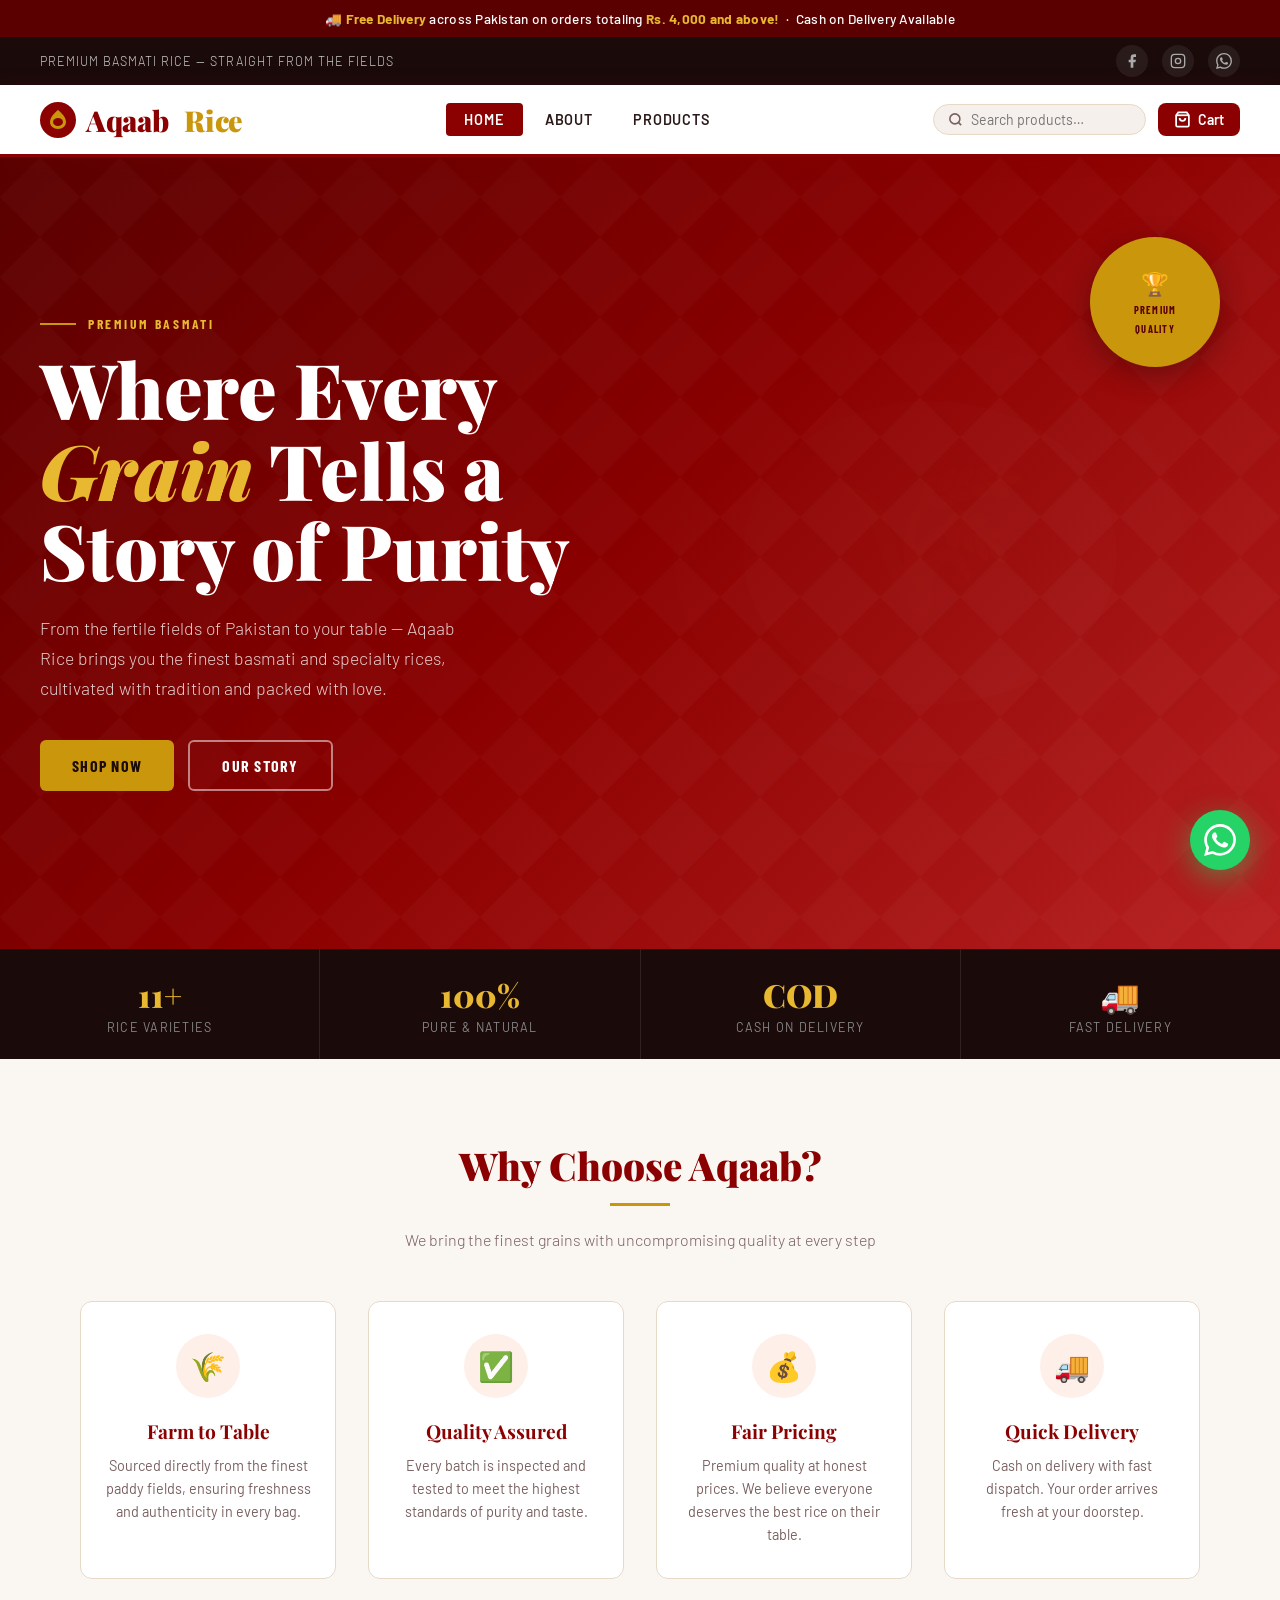
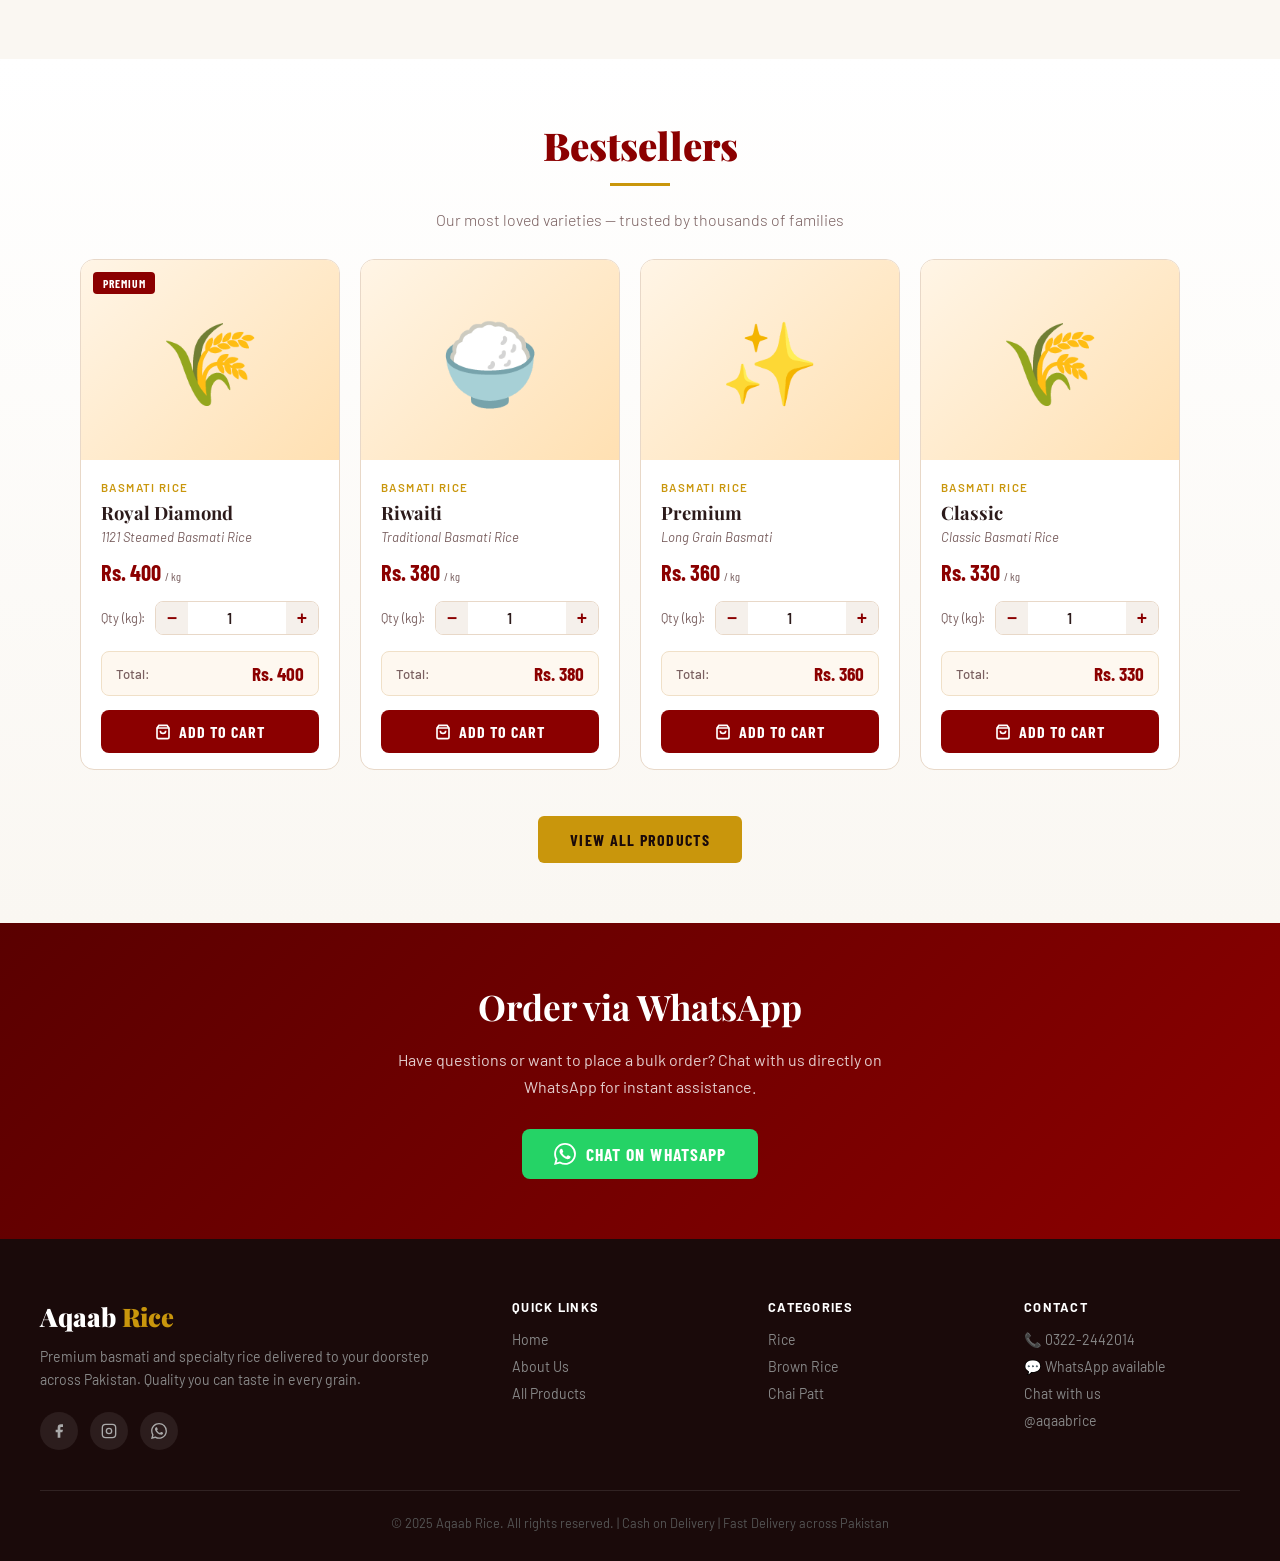
<file: aqaab-rice-website.html>
<!DOCTYPE html>
<html lang="en">
<head>
<meta charset="UTF-8"/>
<meta name="viewport" content="width=device-width, initial-scale=1.0"/>
<title>Aqaab Rice – Premium Basmati Rice</title>
<link rel="preconnect" href="https://fonts.googleapis.com"/>
<link href="https://fonts.googleapis.com/css2?family=Playfair+Display:ital,wght@0,400;0,700;0,900;1,400&family=Barlow:wght@300;400;500;600&family=Barlow+Condensed:wght@600;700&display=swap" rel="stylesheet"/>
<style>
  :root {
    --crimson: #8B0000;
    --crimson-deep: #5a0000;
    --crimson-mid: #a81010;
    --gold: #c9960c;
    --gold-light: #e8b830;
    --cream: #faf7f2;
    --warm-white: #fff9f0;
    --dark: #1a0a0a;
    --text: #2c1a1a;
    --muted: #7a6060;
    --border: #e8d8c8;
  }
  *, *::before, *::after { box-sizing: border-box; margin: 0; padding: 0; }
  html { scroll-behavior: smooth; }
  body { font-family: 'Barlow', sans-serif; background: var(--cream); color: var(--text); overflow-x: hidden; }

  /* ─── ANNOUNCEMENT BAR ─────────────────────────────────── */
  .announce-bar {
    background: var(--crimson-deep);
    color: #fff;
    text-align: center;
    padding: 10px 20px;
    font-size: 0.85rem;
    font-weight: 500;
    letter-spacing: 0.02em;
  }
  .announce-bar strong { color: var(--gold-light); }

  /* ─── TOP SOCIAL BAR ───────────────────────────────────── */
  .social-bar {
    background: var(--dark);
    display: flex;
    align-items: center;
    justify-content: space-between;
    padding: 8px 40px;
    gap: 12px;
  }
  .social-bar .tagline { color: #ccc; font-size: 0.78rem; font-weight: 300; letter-spacing: 0.08em; text-transform: uppercase; }
  .social-icons { display: flex; gap: 14px; align-items: center; }
  .social-icons a {
    color: #aaa;
    text-decoration: none;
    font-size: 1.1rem;
    transition: color .25s, transform .25s;
    display: flex; align-items: center; justify-content: center;
    width: 32px; height: 32px; border-radius: 50%; background: rgba(255,255,255,.07);
  }
  .social-icons a:hover { color: var(--gold-light); transform: scale(1.15); background: rgba(255,255,255,.14); }

  /* ─── NAVBAR ──────────────────────────────────────────── */
  nav {
    position: sticky; top: 0; z-index: 999;
    background: #fff;
    border-bottom: 3px solid var(--crimson);
    display: flex; align-items: center; justify-content: space-between;
    padding: 0 40px;
    height: 72px;
    box-shadow: 0 2px 20px rgba(139,0,0,.15);
  }
  .nav-logo {
    font-family: 'Playfair Display', serif;
    font-size: 1.8rem; font-weight: 900;
    color: var(--crimson);
    text-decoration: none;
    letter-spacing: -0.01em;
    display: flex; align-items: center; gap: 10px;
  }
  .nav-logo span { color: var(--gold); }
  .nav-logo-icon { width: 36px; height: 36px; }

  .nav-center { display: flex; gap: 4px; align-items: center; }
  .nav-center a {
    padding: 8px 18px;
    font-size: 0.9rem; font-weight: 600; letter-spacing: 0.06em; text-transform: uppercase;
    color: var(--text); text-decoration: none;
    border-radius: 4px;
    transition: background .2s, color .2s;
    cursor: pointer;
  }
  .nav-center a:hover, .nav-center a.active { background: var(--crimson); color: #fff; }

  .nav-right { display: flex; align-items: center; gap: 12px; }
  .search-wrap {
    display: flex; align-items: center;
    background: #f5f0eb; border-radius: 24px;
    border: 1.5px solid var(--border);
    padding: 6px 14px; gap: 8px;
    transition: border-color .2s, box-shadow .2s;
  }
  .search-wrap:focus-within { border-color: var(--crimson); box-shadow: 0 0 0 3px rgba(139,0,0,.1); }
  .search-wrap input {
    border: none; background: transparent; outline: none;
    font-family: 'Barlow', sans-serif; font-size: 0.88rem; color: var(--text);
    width: 160px;
  }
  .search-wrap svg { color: var(--muted); flex-shrink: 0; }

  .cart-btn {
    position: relative; cursor: pointer;
    background: var(--crimson); color: #fff;
    border: none; border-radius: 8px;
    padding: 8px 16px; display: flex; align-items: center; gap: 7px;
    font-family: 'Barlow', sans-serif; font-size: 0.88rem; font-weight: 600;
    transition: background .2s, transform .15s;
  }
  .cart-btn:hover { background: var(--crimson-deep); transform: translateY(-1px); }
  .cart-count {
    position: absolute; top: -6px; right: -6px;
    background: var(--gold); color: #fff; border-radius: 50%;
    width: 18px; height: 18px; font-size: 0.7rem; font-weight: 700;
    display: flex; align-items: center; justify-content: center;
    display: none;
  }
  .cart-count.show { display: flex; }

  /* ─── PAGES ────────────────────────────────────────────── */
  .page { display: none; animation: fadeIn .4s ease; }
  .page.active { display: block; }
  @keyframes fadeIn { from { opacity: 0; transform: translateY(14px); } to { opacity: 1; transform: translateY(0); } }

  /* ─── HOME PAGE ─────────────────────────────────────────── */
  .hero {
    background: linear-gradient(135deg, var(--crimson-deep) 0%, var(--crimson) 50%, #b82020 100%);
    position: relative; overflow: hidden;
    min-height: 88vh; display: flex; align-items: center;
    padding: 60px 40px;
  }
  .hero::before {
    content: '';
    position: absolute; inset: 0;
    background: url("data:image/svg+xml,%3Csvg width='80' height='80' viewBox='0 0 80 80' xmlns='http://www.w3.org/2000/svg'%3E%3Cpath d='M40 0L80 40L40 80L0 40Z' fill='rgba(255,255,255,0.025)'/%3E%3C/svg%3E") repeat;
    background-size: 80px 80px;
  }
  .hero-content { position: relative; z-index: 2; max-width: 560px; }
  .hero-eyebrow {
    font-family: 'Barlow Condensed', sans-serif;
    font-size: 0.85rem; font-weight: 700; letter-spacing: 0.2em; text-transform: uppercase;
    color: var(--gold-light); margin-bottom: 16px;
    display: flex; align-items: center; gap: 12px;
  }
  .hero-eyebrow::before { content: ''; width: 36px; height: 2px; background: var(--gold); }
  .hero h1 {
    font-family: 'Playfair Display', serif;
    font-size: clamp(3rem, 6vw, 5rem); font-weight: 900; line-height: 1.05;
    color: #fff; margin-bottom: 24px;
  }
  .hero h1 em { color: var(--gold-light); font-style: italic; }
  .hero p { color: rgba(255,255,255,.8); font-size: 1.1rem; font-weight: 300; line-height: 1.7; margin-bottom: 36px; max-width: 440px; }
  .hero-ctas { display: flex; gap: 14px; flex-wrap: wrap; }
  .btn-primary {
    background: var(--gold); color: var(--dark);
    padding: 14px 32px; border-radius: 6px; border: none;
    font-family: 'Barlow Condensed', sans-serif; font-size: 1rem; font-weight: 700;
    letter-spacing: 0.08em; text-transform: uppercase;
    cursor: pointer; transition: background .2s, transform .15s;
  }
  .btn-primary:hover { background: var(--gold-light); transform: translateY(-2px); }
  .btn-outline {
    background: transparent; color: #fff;
    padding: 14px 32px; border-radius: 6px; border: 2px solid rgba(255,255,255,.5);
    font-family: 'Barlow Condensed', sans-serif; font-size: 1rem; font-weight: 700;
    letter-spacing: 0.08em; text-transform: uppercase;
    cursor: pointer; transition: border-color .2s, background .2s;
  }
  .btn-outline:hover { border-color: #fff; background: rgba(255,255,255,.1); }

  .hero-visual {
    position: absolute; right: 0; top: 50%; transform: translateY(-50%);
    width: 55%; max-width: 700px; opacity: 0.18;
    pointer-events: none;
  }
  .hero-badge {
    position: absolute; right: 60px; top: 80px; z-index: 3;
    background: var(--gold); border-radius: 50%;
    width: 130px; height: 130px; display: flex; flex-direction: column;
    align-items: center; justify-content: center; text-align: center;
    padding: 12px; box-shadow: 0 8px 30px rgba(0,0,0,.3);
    animation: spin-slow 20s linear infinite;
  }
  @keyframes spin-slow { from { transform: rotate(0deg); } to { transform: rotate(360deg); } }
  .hero-badge-inner { animation: spin-slow 20s linear infinite reverse; text-align: center; }
  .hero-badge .big { font-family: 'Playfair Display', serif; font-size: 1.4rem; font-weight: 900; color: var(--crimson-deep); display: block; }
  .hero-badge .small { font-family: 'Barlow Condensed', sans-serif; font-size: 0.65rem; font-weight: 700; letter-spacing: 0.12em; text-transform: uppercase; color: var(--crimson-deep); }

  /* Stats strip */
  .stats-strip {
    background: var(--dark); display: flex;
    justify-content: center; align-items: center; gap: 0;
    flex-wrap: wrap;
  }
  .stat-item {
    text-align: center; padding: 24px 48px;
    border-right: 1px solid rgba(255,255,255,.1);
    flex: 1; min-width: 150px;
  }
  .stat-item:last-child { border-right: none; }
  .stat-num { font-family: 'Playfair Display', serif; font-size: 2rem; font-weight: 900; color: var(--gold-light); display: block; }
  .stat-label { font-size: 0.78rem; color: #888; text-transform: uppercase; letter-spacing: 0.1em; margin-top: 4px; }

  /* Why section */
  .section { padding: 80px 40px; max-width: 1200px; margin: 0 auto; }
  .section-title {
    font-family: 'Playfair Display', serif;
    font-size: 2.4rem; font-weight: 900; color: var(--crimson);
    margin-bottom: 8px; text-align: center;
  }
  .section-sub { text-align: center; color: var(--muted); font-size: 1rem; margin-bottom: 52px; font-weight: 300; }
  .divider { width: 60px; height: 3px; background: var(--gold); margin: 12px auto 24px; }

  .features-grid {
    display: grid; grid-template-columns: repeat(auto-fit, minmax(240px, 1fr)); gap: 32px;
  }
  .feature-card {
    background: #fff; border-radius: 12px; padding: 32px 24px;
    border: 1px solid var(--border);
    text-align: center; transition: transform .25s, box-shadow .25s;
  }
  .feature-card:hover { transform: translateY(-6px); box-shadow: 0 16px 40px rgba(139,0,0,.1); }
  .feature-icon {
    width: 64px; height: 64px; background: #fef0e8; border-radius: 50%;
    display: flex; align-items: center; justify-content: center;
    font-size: 1.8rem; margin: 0 auto 20px;
  }
  .feature-card h3 { font-family: 'Playfair Display', serif; font-size: 1.2rem; color: var(--crimson); margin-bottom: 10px; }
  .feature-card p { color: var(--muted); font-size: 0.9rem; line-height: 1.6; }

  /* Featured products strip */
  .feat-prod-strip { background: linear-gradient(180deg, #fff 0%, var(--cream) 100%); padding: 60px 0; }
  .feat-prod-strip .inner { max-width: 1200px; margin: 0 auto; padding: 0 40px; }

  .products-scroll {
    display: flex; gap: 20px; overflow-x: auto;
    padding-bottom: 16px; scrollbar-width: thin;
    scrollbar-color: var(--crimson) var(--border);
  }
  .products-scroll::-webkit-scrollbar { height: 6px; }
  .products-scroll::-webkit-scrollbar-track { background: var(--border); border-radius: 3px; }
  .products-scroll::-webkit-scrollbar-thumb { background: var(--crimson); border-radius: 3px; }

  /* ─── ABOUT PAGE ─────────────────────────────────────────── */
  .about-hero {
    background: linear-gradient(135deg, var(--crimson-deep) 0%, var(--crimson) 100%);
    padding: 100px 40px 80px;
    text-align: center; position: relative; overflow: hidden;
  }
  .about-hero::before { content: ''; position: absolute; inset: 0; background: radial-gradient(ellipse at 50% 50%, rgba(255,255,255,.05) 0%, transparent 70%); }
  .about-hero h1 { font-family: 'Playfair Display', serif; font-size: 3.5rem; font-weight: 900; color: #fff; margin-bottom: 20px; position: relative; }
  .about-hero p { color: rgba(255,255,255,.8); font-size: 1.15rem; font-weight: 300; max-width: 600px; margin: 0 auto; line-height: 1.8; position: relative; }

  .about-grid { display: grid; grid-template-columns: 1fr 1fr; gap: 60px; align-items: center; }
  .about-img-wrap {
    background: linear-gradient(135deg, var(--crimson) 0%, var(--crimson-mid) 100%);
    border-radius: 20px; aspect-ratio: 4/3;
    display: flex; align-items: center; justify-content: center;
    position: relative; overflow: hidden;
  }
  .about-img-wrap::after {
    content: '🌾';
    font-size: 8rem; opacity: .3;
    position: absolute; bottom: -10px; right: -10px;
  }
  .about-img-inner { text-align: center; color: #fff; padding: 30px; position: relative; z-index: 1; }
  .about-img-inner .big-year { font-family: 'Playfair Display', serif; font-size: 5rem; font-weight: 900; color: var(--gold-light); display: block; }
  .about-img-inner span { font-size: 1rem; letter-spacing: 0.15em; text-transform: uppercase; opacity: .8; }

  .about-text h2 { font-family: 'Playfair Display', serif; font-size: 2.2rem; color: var(--crimson); margin-bottom: 20px; }
  .about-text p { color: var(--muted); line-height: 1.8; margin-bottom: 16px; font-size: 1rem; }
  .about-text ul { list-style: none; margin-top: 20px; }
  .about-text ul li {
    padding: 10px 0; border-bottom: 1px solid var(--border);
    display: flex; align-items: center; gap: 12px;
    color: var(--text); font-weight: 500;
  }
  .about-text ul li::before { content: '●'; color: var(--gold); font-size: 0.6rem; }

  /* ─── PRODUCTS PAGE ────────────────────────────────────── */
  .products-hero {
    background: var(--crimson-deep); padding: 60px 40px 40px;
    text-align: center;
  }
  .products-hero h1 { font-family: 'Playfair Display', serif; font-size: 3rem; font-weight: 900; color: #fff; margin-bottom: 12px; }
  .products-hero p { color: rgba(255,255,255,.7); font-size: 1rem; }

  .cat-tabs {
    display: flex; justify-content: center; gap: 12px; flex-wrap: wrap;
    padding: 28px 40px;
    background: #fff; border-bottom: 1px solid var(--border);
    position: sticky; top: 72px; z-index: 100;
  }
  .cat-tab {
    padding: 10px 24px; border-radius: 24px; border: 2px solid var(--border);
    background: #fff; font-family: 'Barlow Condensed', sans-serif;
    font-size: 0.95rem; font-weight: 700; letter-spacing: 0.06em; text-transform: uppercase;
    cursor: pointer; transition: all .2s; color: var(--muted);
  }
  .cat-tab:hover { border-color: var(--crimson); color: var(--crimson); }
  .cat-tab.active { background: var(--crimson); border-color: var(--crimson); color: #fff; }

  .products-grid {
    display: grid; grid-template-columns: repeat(auto-fill, minmax(280px, 1fr));
    gap: 28px; padding: 40px;
    max-width: 1280px; margin: 0 auto;
  }

  /* ─── PRODUCT CARD ──────────────────────────────────────── */
  .prod-card {
    background: #fff; border-radius: 14px;
    border: 1px solid var(--border);
    overflow: hidden; transition: transform .25s, box-shadow .25s;
    cursor: default;
  }
  .prod-card:hover { transform: translateY(-6px); box-shadow: 0 20px 50px rgba(139,0,0,.12); }
  .prod-img {
    height: 200px; display: flex; align-items: center; justify-content: center;
    position: relative; overflow: hidden;
  }
  .prod-img-inner { font-size: 5rem; line-height: 1; }
  .prod-badge {
    position: absolute; top: 12px; left: 12px;
    background: var(--crimson); color: #fff;
    font-family: 'Barlow Condensed', sans-serif; font-size: 0.72rem; font-weight: 700;
    letter-spacing: 0.08em; text-transform: uppercase;
    padding: 4px 10px; border-radius: 4px;
  }
  .prod-body { padding: 20px 20px 16px; }
  .prod-category { font-size: 0.72rem; font-weight: 600; color: var(--gold); text-transform: uppercase; letter-spacing: 0.12em; margin-bottom: 6px; }
  .prod-name { font-family: 'Playfair Display', serif; font-size: 1.15rem; font-weight: 700; color: var(--text); margin-bottom: 4px; }
  .prod-subtitle { font-size: 0.82rem; color: var(--muted); margin-bottom: 14px; font-style: italic; }
  .prod-price-row { display: flex; align-items: center; justify-content: space-between; margin-bottom: 16px; }
  .prod-price { font-family: 'Barlow Condensed', sans-serif; font-size: 1.4rem; font-weight: 700; color: var(--crimson); }
  .prod-price span { font-size: 0.75rem; color: var(--muted); font-weight: 400; }

  .qty-row { display: flex; align-items: center; gap: 10px; margin-bottom: 16px; }
  .qty-label { font-size: 0.8rem; color: var(--muted); white-space: nowrap; }
  .qty-wrap {
    display: flex; align-items: center; border: 1.5px solid var(--border);
    border-radius: 8px; overflow: hidden; flex: 1;
  }
  .qty-btn {
    background: #f5f0eb; border: none; width: 32px; height: 32px;
    font-size: 1.1rem; cursor: pointer; color: var(--crimson); font-weight: 700;
    transition: background .15s;
  }
  .qty-btn:hover { background: var(--crimson); color: #fff; }
  .qty-input {
    flex: 1; border: none; outline: none; text-align: center;
    font-family: 'Barlow', sans-serif; font-size: 0.92rem; font-weight: 600;
    color: var(--text); background: #fff; padding: 0;
    height: 32px;
  }
  .total-row {
    background: #fef8f0; border-radius: 8px; padding: 10px 14px;
    display: flex; justify-content: space-between; align-items: center;
    margin-bottom: 14px; border: 1px solid #f0e0c8;
  }
  .total-label { font-size: 0.82rem; color: var(--muted); font-weight: 500; }
  .total-amount { font-family: 'Barlow Condensed', sans-serif; font-size: 1.2rem; font-weight: 700; color: var(--crimson); }

  .add-cart-btn {
    width: 100%; padding: 12px; border: none; border-radius: 8px;
    background: var(--crimson); color: #fff;
    font-family: 'Barlow Condensed', sans-serif; font-size: 1rem; font-weight: 700;
    letter-spacing: 0.06em; text-transform: uppercase;
    cursor: pointer; transition: background .2s, transform .15s;
    display: flex; align-items: center; justify-content: center; gap: 8px;
  }
  .add-cart-btn:hover { background: var(--crimson-deep); transform: translateY(-1px); }

  /* ─── CART SIDEBAR ──────────────────────────────────────── */
  .cart-overlay {
    position: fixed; inset: 0; background: rgba(0,0,0,.5);
    z-index: 1999; display: none; backdrop-filter: blur(2px);
  }
  .cart-overlay.open { display: block; }
  .cart-sidebar {
    position: fixed; right: 0; top: 0; bottom: 0; width: 420px; max-width: 95vw;
    background: #fff; z-index: 2000;
    transform: translateX(100%); transition: transform .35s cubic-bezier(.4,0,.2,1);
    display: flex; flex-direction: column;
  }
  .cart-sidebar.open { transform: translateX(0); }
  .cart-head {
    padding: 24px; border-bottom: 1px solid var(--border);
    display: flex; justify-content: space-between; align-items: center;
  }
  .cart-head h2 { font-family: 'Playfair Display', serif; font-size: 1.4rem; color: var(--crimson); }
  .cart-close { background: none; border: none; font-size: 1.4rem; cursor: pointer; color: var(--muted); }
  .cart-items { flex: 1; overflow-y: auto; padding: 20px 24px; }
  .cart-empty { text-align: center; padding: 60px 20px; color: var(--muted); }
  .cart-empty .big-icon { font-size: 3.5rem; margin-bottom: 12px; }
  .cart-item {
    display: flex; gap: 14px; padding: 16px 0; border-bottom: 1px solid var(--border);
    align-items: flex-start;
  }
  .cart-item-icon { font-size: 2.2rem; flex-shrink: 0; }
  .cart-item-info { flex: 1; }
  .cart-item-name { font-weight: 600; font-size: 0.95rem; color: var(--text); }
  .cart-item-meta { font-size: 0.8rem; color: var(--muted); margin-top: 3px; }
  .cart-item-price { font-family: 'Barlow Condensed', sans-serif; font-size: 1.1rem; font-weight: 700; color: var(--crimson); }
  .cart-item-remove { background: none; border: none; color: #ccc; cursor: pointer; font-size: 1rem; padding: 2px; }
  .cart-item-remove:hover { color: var(--crimson); }

  .cart-foot { padding: 20px 24px; border-top: 1px solid var(--border); }
  .cart-total-row { display: flex; justify-content: space-between; font-size: 1rem; font-weight: 600; margin-bottom: 16px; padding: 12px 0; border-bottom: 1px solid var(--border); }
  .cart-total-row .amt { font-family: 'Barlow Condensed', sans-serif; font-size: 1.4rem; font-weight: 700; color: var(--crimson); }
  .checkout-btn {
    width: 100%; padding: 14px; border: none; border-radius: 8px;
    background: var(--crimson); color: #fff;
    font-family: 'Barlow Condensed', sans-serif; font-size: 1.1rem; font-weight: 700;
    letter-spacing: 0.08em; text-transform: uppercase;
    cursor: pointer; transition: background .2s;
  }
  .checkout-btn:hover { background: var(--crimson-deep); }

  /* ─── CHECKOUT MODAL ────────────────────────────────────── */
  .modal-overlay {
    position: fixed; inset: 0; background: rgba(0,0,0,.6);
    z-index: 3000; display: none; align-items: center; justify-content: center;
    padding: 20px;
  }
  .modal-overlay.open { display: flex; }
  .modal {
    background: #fff; border-radius: 16px; width: 480px; max-width: 100%;
    padding: 36px; position: relative;
    box-shadow: 0 30px 80px rgba(0,0,0,.25);
    animation: popIn .3s cubic-bezier(.4,0,.2,1);
  }
  @keyframes popIn { from { opacity: 0; transform: scale(.92); } to { opacity: 1; transform: scale(1); } }
  .modal-close { position: absolute; top: 16px; right: 16px; background: none; border: none; font-size: 1.4rem; cursor: pointer; color: var(--muted); }
  .modal h2 { font-family: 'Playfair Display', serif; font-size: 1.6rem; color: var(--crimson); margin-bottom: 6px; }
  .modal .sub { color: var(--muted); font-size: 0.9rem; margin-bottom: 24px; }
  .form-group { margin-bottom: 18px; }
  .form-group label { display: block; font-size: 0.83rem; font-weight: 600; color: var(--text); margin-bottom: 6px; text-transform: uppercase; letter-spacing: 0.05em; }
  .form-group input, .form-group textarea {
    width: 100%; padding: 11px 14px;
    border: 1.5px solid var(--border); border-radius: 8px;
    font-family: 'Barlow', sans-serif; font-size: 0.93rem; color: var(--text);
    outline: none; transition: border-color .2s;
    background: #fafafa;
  }
  .form-group input:focus, .form-group textarea:focus { border-color: var(--crimson); background: #fff; }
  .form-group textarea { resize: none; height: 90px; }
  .payment-badge {
    background: #f5f5f5; border-radius: 8px; padding: 12px 16px;
    display: flex; align-items: center; gap: 12px; margin-bottom: 20px;
    border: 1.5px solid #e0e0e0;
  }
  .payment-badge .icon { font-size: 1.5rem; }
  .payment-badge .text .name { font-weight: 700; font-size: 0.95rem; }
  .payment-badge .text .desc { font-size: 0.78rem; color: var(--muted); }
  .order-summary { background: #fef8f0; border-radius: 8px; padding: 14px 16px; margin-bottom: 20px; }
  .order-summary .row { display: flex; justify-content: space-between; font-size: 0.88rem; padding: 4px 0; }
  .order-summary .row.total { border-top: 1px dashed var(--border); padding-top: 10px; margin-top: 6px; font-weight: 700; font-size: 1rem; color: var(--crimson); }
  .place-order-btn {
    width: 100%; padding: 14px; border: none; border-radius: 8px;
    background: var(--crimson); color: #fff;
    font-family: 'Barlow Condensed', sans-serif; font-size: 1.1rem; font-weight: 700;
    letter-spacing: 0.08em; text-transform: uppercase;
    cursor: pointer; transition: background .2s;
  }
  .place-order-btn:hover { background: var(--crimson-deep); }

  /* ─── SUCCESS ────────────────────────────────────────────── */
  .success-modal { text-align: center; }
  .success-icon { font-size: 4rem; margin-bottom: 16px; display: block; }
  .success-modal h2 { font-family: 'Playfair Display', serif; font-size: 1.8rem; color: #16a34a; margin-bottom: 10px; }
  .success-modal p { color: var(--muted); font-size: 0.95rem; line-height: 1.6; margin-bottom: 20px; }

  /* ─── FOOTER ─────────────────────────────────────────────── */
  footer {
    background: var(--dark); color: #ccc;
    padding: 60px 40px 30px;
  }
  .footer-grid { display: grid; grid-template-columns: 2fr 1fr 1fr 1fr; gap: 40px; margin-bottom: 40px; max-width: 1200px; margin: 0 auto 40px; }
  .footer-brand .name { font-family: 'Playfair Display', serif; font-size: 1.6rem; color: #fff; font-weight: 900; }
  .footer-brand .name span { color: var(--gold); }
  .footer-brand p { color: #888; font-size: 0.88rem; line-height: 1.7; margin-top: 12px; }
  .footer-col h4 { color: #fff; font-size: 0.8rem; font-weight: 700; letter-spacing: 0.1em; text-transform: uppercase; margin-bottom: 16px; }
  .footer-col a, .footer-col p { display: block; color: #888; font-size: 0.88rem; text-decoration: none; margin-bottom: 10px; cursor: pointer; transition: color .2s; }
  .footer-col a:hover { color: var(--gold-light); }
  .footer-social { display: flex; gap: 12px; margin-top: 8px; }
  .footer-social a {
    width: 38px; height: 38px; border-radius: 50%; background: rgba(255,255,255,.08);
    display: flex; align-items: center; justify-content: center;
    color: #aaa; text-decoration: none; font-size: 1rem;
    transition: background .2s, color .2s;
  }
  .footer-social a:hover { background: var(--crimson); color: #fff; }
  .footer-bottom {
    border-top: 1px solid rgba(255,255,255,.1);
    padding-top: 24px; text-align: center;
    color: #555; font-size: 0.8rem;
    max-width: 1200px; margin: 0 auto;
  }

  /* ─── WHATSAPP FAB ───────────────────────────────────────── */
  .wa-fab {
    position: fixed; bottom: 30px; right: 30px; z-index: 9999;
    width: 60px; height: 60px; border-radius: 50%;
    background: #25d366;
    display: flex; align-items: center; justify-content: center;
    box-shadow: 0 8px 30px rgba(37,211,102,.5);
    text-decoration: none; transition: transform .25s, box-shadow .25s;
    animation: wa-pulse 2.5s ease infinite;
  }
  .wa-fab:hover { transform: scale(1.12); box-shadow: 0 12px 40px rgba(37,211,102,.7); }
  @keyframes wa-pulse {
    0%, 100% { box-shadow: 0 8px 30px rgba(37,211,102,.5); }
    50% { box-shadow: 0 8px 30px rgba(37,211,102,.5), 0 0 0 12px rgba(37,211,102,.15); }
  }
  .wa-fab svg { width: 32px; height: 32px; fill: #fff; }
  .wa-tooltip {
    position: absolute; right: 72px; top: 50%; transform: translateY(-50%);
    background: var(--dark); color: #fff; padding: 6px 12px; border-radius: 6px;
    font-size: 0.8rem; white-space: nowrap; pointer-events: none;
    opacity: 0; transition: opacity .2s;
  }
  .wa-fab:hover .wa-tooltip { opacity: 1; }

  /* ─── SEARCH RESULTS ────────────────────────────────────── */
  .search-results {
    position: absolute; top: calc(100% + 6px); left: 0; right: 0;
    background: #fff; border: 1px solid var(--border); border-radius: 10px;
    box-shadow: 0 12px 40px rgba(0,0,0,.12); z-index: 5000;
    max-height: 320px; overflow-y: auto; display: none;
  }
  .search-wrap { position: relative; }
  .search-results.show { display: block; }
  .sr-item {
    display: flex; align-items: center; gap: 12px;
    padding: 12px 16px; cursor: pointer; transition: background .15s;
    border-bottom: 1px solid #f5f0eb;
  }
  .sr-item:last-child { border-bottom: none; }
  .sr-item:hover { background: #fef8f0; }
  .sr-item .sr-icon { font-size: 1.6rem; }
  .sr-item .sr-name { font-weight: 600; font-size: 0.9rem; }
  .sr-item .sr-cat { font-size: 0.75rem; color: var(--muted); }
  .sr-item .sr-price { font-family: 'Barlow Condensed', sans-serif; font-size: 1rem; font-weight: 700; color: var(--crimson); margin-left: auto; }

  /* ─── TOAST ────────────────────────────────────────────── */
  .toast {
    position: fixed; bottom: 100px; left: 50%; transform: translateX(-50%) translateY(20px);
    background: var(--crimson-deep); color: #fff; padding: 12px 24px; border-radius: 8px;
    font-weight: 600; font-size: 0.9rem;
    box-shadow: 0 8px 30px rgba(0,0,0,.2);
    opacity: 0; transition: opacity .3s, transform .3s; z-index: 9998; pointer-events: none;
  }
  .toast.show { opacity: 1; transform: translateX(-50%) translateY(0); }

  @media(max-width:768px) {
    nav { padding: 0 16px; }
    .nav-center { display: none; }
    .hero { padding: 40px 20px; min-height: 70vh; }
    .hero-badge { display: none; }
    .section { padding: 50px 20px; }
    .about-grid { grid-template-columns: 1fr; }
    .products-grid { grid-template-columns: repeat(auto-fill, minmax(240px, 1fr)); padding: 20px; }
    .footer-grid { grid-template-columns: 1fr 1fr; }
    .social-bar { padding: 8px 16px; }
    .stats-strip .stat-item { padding: 18px 24px; }
  }
</style>
</head>
<body>

<!-- Announcement Bar -->
<div class="announce-bar">
  🚚 <strong>Free Delivery</strong> across Pakistan on orders totaling <strong>Rs. 4,000 and above!</strong> &nbsp;·&nbsp; Cash on Delivery Available
</div>

<!-- Social Bar -->
<div class="social-bar">
  <span class="tagline">Premium Basmati Rice — Straight from the Fields</span>
  <div class="social-icons">
    <a href="https://www.facebook.com/share/1BBqATP19T/" target="_blank" title="Facebook" aria-label="Facebook">
      <svg xmlns="http://www.w3.org/2000/svg" width="16" height="16" viewBox="0 0 24 24" fill="currentColor"><path d="M18 2h-3a5 5 0 0 0-5 5v3H7v4h3v8h4v-8h3l1-4h-4V7a1 1 0 0 1 1-1h3z"/></svg>
    </a>
    <a href="https://www.instagram.com/aqaabrice?igsh=eWk1ZHR0NjAyb24y" target="_blank" title="Instagram" aria-label="Instagram">
      <svg xmlns="http://www.w3.org/2000/svg" width="16" height="16" viewBox="0 0 24 24" fill="none" stroke="currentColor" stroke-width="2"><rect x="2" y="2" width="20" height="20" rx="5" ry="5"/><circle cx="12" cy="12" r="4"/><line x1="17.5" y1="6.5" x2="17.5" y2="6.5" stroke-width="3"/></svg>
    </a>
    <a href="https://wa.me/923222442014" target="_blank" title="WhatsApp" aria-label="WhatsApp">
      <svg xmlns="http://www.w3.org/2000/svg" width="16" height="16" viewBox="0 0 24 24" fill="currentColor"><path d="M17.472 14.382c-.297-.149-1.758-.867-2.03-.967-.273-.099-.471-.148-.67.15-.197.297-.767.966-.94 1.164-.173.199-.347.223-.644.075-.297-.15-1.255-.463-2.39-1.475-.883-.788-1.48-1.761-1.653-2.059-.173-.297-.018-.458.13-.606.134-.133.298-.347.446-.52.149-.174.198-.298.298-.497.099-.198.05-.371-.025-.52-.075-.149-.669-1.612-.916-2.207-.242-.579-.487-.5-.669-.51-.173-.008-.371-.01-.57-.01-.198 0-.52.074-.792.372-.272.297-1.04 1.016-1.04 2.479 0 1.462 1.065 2.875 1.213 3.074.149.198 2.096 3.2 5.077 4.487.709.306 1.262.489 1.694.625.712.227 1.36.195 1.871.118.571-.085 1.758-.719 2.006-1.413.248-.694.248-1.289.173-1.413-.074-.124-.272-.198-.57-.347m-5.421 7.403h-.004a9.87 9.87 0 01-5.031-1.378l-.361-.214-3.741.982.998-3.648-.235-.374a9.86 9.86 0 01-1.51-5.26c.001-5.45 4.436-9.884 9.888-9.884 2.64 0 5.122 1.03 6.988 2.898a9.825 9.825 0 012.893 6.994c-.003 5.45-4.437 9.884-9.885 9.884m8.413-18.297A11.815 11.815 0 0012.05 0C5.495 0 .16 5.335.157 11.892c0 2.096.547 4.142 1.588 5.945L.057 24l6.305-1.654a11.882 11.882 0 005.683 1.448h.005c6.554 0 11.89-5.335 11.893-11.893a11.821 11.821 0 00-3.48-8.413z"/></svg>
    </a>
  </div>
</div>

<!-- Navigation -->
<nav>
  <a class="nav-logo" href="#" onclick="showPage('home')">
    <svg class="nav-logo-icon" viewBox="0 0 36 36" fill="none" xmlns="http://www.w3.org/2000/svg">
      <circle cx="18" cy="18" r="18" fill="#8B0000"/>
      <path d="M18 8 C18 8 10 14 10 20 C10 24 13.5 27 18 27 C22.5 27 26 24 26 20 C26 14 18 8 18 8Z" fill="#c9960c"/>
      <ellipse cx="18" cy="20" rx="5" ry="4" fill="#8B0000"/>
    </svg>
    Aqaab <span>&nbsp;Rice</span>
  </a>

  <div class="nav-center">
    <a onclick="showPage('home')" id="nav-home" class="active">Home</a>
    <a onclick="showPage('about')" id="nav-about">About</a>
    <a onclick="showPage('products')" id="nav-products">Products</a>
  </div>

  <div class="nav-right">
    <div class="search-wrap">
      <svg xmlns="http://www.w3.org/2000/svg" width="15" height="15" viewBox="0 0 24 24" fill="none" stroke="currentColor" stroke-width="2.5"><circle cx="11" cy="11" r="8"/><line x1="21" y1="21" x2="16.65" y2="16.65"/></svg>
      <input type="text" id="search-input" placeholder="Search products…" oninput="handleSearch(this.value)" onblur="setTimeout(()=>closeSearch(),200)"/>
      <div class="search-results" id="search-results"></div>
    </div>
    <button class="cart-btn" onclick="openCart()">
      <svg xmlns="http://www.w3.org/2000/svg" width="17" height="17" viewBox="0 0 24 24" fill="none" stroke="currentColor" stroke-width="2.5"><path d="M6 2L3 6v14a2 2 0 002 2h14a2 2 0 002-2V6l-3-4z"/><line x1="3" y1="6" x2="21" y2="6"/><path d="M16 10a4 4 0 01-8 0"/></svg>
      Cart
      <span class="cart-count" id="cart-count">0</span>
    </button>
  </div>
</nav>

<!-- ══════════════ HOME PAGE ══════════════ -->
<div class="page active" id="page-home">
  <div class="hero">
    <div class="hero-content">
      <div class="hero-eyebrow">Premium Basmati</div>
      <h1>Where Every<br/><em>Grain</em> Tells a<br/>Story of Purity</h1>
      <p>From the fertile fields of Pakistan to your table — Aqaab Rice brings you the finest basmati and specialty rices, cultivated with tradition and packed with love.</p>
      <div class="hero-ctas">
        <button class="btn-primary" onclick="showPage('products')">Shop Now</button>
        <button class="btn-outline" onclick="showPage('about')">Our Story</button>
      </div>
    </div>
    <div class="hero-badge">
      <div class="hero-badge-inner">
        <span class="big">🏆</span>
        <span class="small">Premium<br/>Quality</span>
      </div>
    </div>
    <svg class="hero-visual" viewBox="0 0 600 400" xmlns="http://www.w3.org/2000/svg">
      <ellipse cx="300" cy="200" rx="220" ry="180" fill="rgba(255,255,255,0.04)"/>
      <ellipse cx="300" cy="200" rx="160" ry="130" fill="rgba(255,255,255,0.04)"/>
      <text x="300" y="230" text-anchor="middle" font-size="140" fill="rgba(255,255,255,0.07)">🌾</text>
    </svg>
  </div>

  <!-- Stats strip -->
  <div class="stats-strip">
    <div class="stat-item"><span class="stat-num">11+</span><span class="stat-label">Rice Varieties</span></div>
    <div class="stat-item"><span class="stat-num">100%</span><span class="stat-label">Pure & Natural</span></div>
    <div class="stat-item"><span class="stat-num">COD</span><span class="stat-label">Cash on Delivery</span></div>
    <div class="stat-item"><span class="stat-num">🚚</span><span class="stat-label">Fast Delivery</span></div>
  </div>

  <!-- Features -->
  <div class="section">
    <p class="section-title">Why Choose Aqaab?</p>
    <div class="divider"></div>
    <p class="section-sub">We bring the finest grains with uncompromising quality at every step</p>
    <div class="features-grid">
      <div class="feature-card"><div class="feature-icon">🌾</div><h3>Farm to Table</h3><p>Sourced directly from the finest paddy fields, ensuring freshness and authenticity in every bag.</p></div>
      <div class="feature-card"><div class="feature-icon">✅</div><h3>Quality Assured</h3><p>Every batch is inspected and tested to meet the highest standards of purity and taste.</p></div>
      <div class="feature-card"><div class="feature-icon">💰</div><h3>Fair Pricing</h3><p>Premium quality at honest prices. We believe everyone deserves the best rice on their table.</p></div>
      <div class="feature-card"><div class="feature-icon">🚚</div><h3>Quick Delivery</h3><p>Cash on delivery with fast dispatch. Your order arrives fresh at your doorstep.</p></div>
    </div>
  </div>

  <!-- Featured products -->
  <div class="feat-prod-strip">
    <div class="inner">
      <p class="section-title">Bestsellers</p>
      <div class="divider"></div>
      <p class="section-sub" style="margin-bottom:30px">Our most loved varieties — trusted by thousands of families</p>
      <div class="products-scroll" id="home-featured"></div>
      <div style="text-align:center;margin-top:30px">
        <button class="btn-primary" onclick="showPage('products')">View All Products</button>
      </div>
    </div>
  </div>

  <!-- CTA band -->
  <div style="background:linear-gradient(135deg,var(--crimson-deep),var(--crimson));padding:60px 40px;text-align:center">
    <h2 style="font-family:'Playfair Display',serif;font-size:2.2rem;color:#fff;margin-bottom:16px">Order via WhatsApp</h2>
    <p style="color:rgba(255,255,255,.8);max-width:500px;margin:0 auto 28px;font-size:1rem;line-height:1.7">Have questions or want to place a bulk order? Chat with us directly on WhatsApp for instant assistance.</p>
    <a href="https://wa.me/923222442014?text=Hello!%20I%20would%20like%20to%20order%20Aqaab%20Rice." target="_blank" style="display:inline-flex;align-items:center;gap:10px;background:#25d366;color:#fff;padding:14px 32px;border-radius:8px;text-decoration:none;font-family:'Barlow Condensed',sans-serif;font-size:1.1rem;font-weight:700;letter-spacing:0.06em;text-transform:uppercase;transition:opacity .2s" onmouseover="this.style.opacity='.85'" onmouseout="this.style.opacity='1'">
      <svg xmlns="http://www.w3.org/2000/svg" width="22" height="22" viewBox="0 0 24 24" fill="white"><path d="M17.472 14.382c-.297-.149-1.758-.867-2.03-.967-.273-.099-.471-.148-.67.15-.197.297-.767.966-.94 1.164-.173.199-.347.223-.644.075-.297-.15-1.255-.463-2.39-1.475-.883-.788-1.48-1.761-1.653-2.059-.173-.297-.018-.458.13-.606.134-.133.298-.347.446-.52.149-.174.198-.298.298-.497.099-.198.05-.371-.025-.52-.075-.149-.669-1.612-.916-2.207-.242-.579-.487-.5-.669-.51-.173-.008-.371-.01-.57-.01-.198 0-.52.074-.792.372-.272.297-1.04 1.016-1.04 2.479 0 1.462 1.065 2.875 1.213 3.074.149.198 2.096 3.2 5.077 4.487.709.306 1.262.489 1.694.625.712.227 1.36.195 1.871.118.571-.085 1.758-.719 2.006-1.413.248-.694.248-1.289.173-1.413-.074-.124-.272-.198-.57-.347m-5.421 7.403h-.004a9.87 9.87 0 01-5.031-1.378l-.361-.214-3.741.982.998-3.648-.235-.374a9.86 9.86 0 01-1.51-5.26c.001-5.45 4.436-9.884 9.888-9.884 2.64 0 5.122 1.03 6.988 2.898a9.825 9.825 0 012.893 6.994c-.003 5.45-4.437 9.884-9.885 9.884m8.413-18.297A11.815 11.815 0 0012.05 0C5.495 0 .16 5.335.157 11.892c0 2.096.547 4.142 1.588 5.945L.057 24l6.305-1.654a11.882 11.882 0 005.683 1.448h.005c6.554 0 11.89-5.335 11.893-11.893a11.821 11.821 0 00-3.48-8.413z"/></svg>
      Chat on WhatsApp
    </a>
  </div>
</div>

<!-- ══════════════ ABOUT PAGE ══════════════ -->
<div class="page" id="page-about">
  <div class="about-hero">
    <h1>Our Story</h1>
    <p>Born from a passion for purity and a commitment to bringing the finest grains of Pakistan to every home.</p>
  </div>
  <div class="section">
    <div class="about-grid">
      <div class="about-img-wrap">
        <div class="about-img-inner">
          <span class="big-year">🌾</span>
          <span>Aqaab Rice</span>
        </div>
      </div>
      <div class="about-text">
        <h2>Rooted in Tradition, Driven by Quality</h2>
        <p>Aqaab Rice was founded with a single mission: to deliver the purest, most fragrant basmati and specialty rice directly to Pakistani families. The name "Aqaab" — meaning Eagle in Urdu — symbolizes our sharp eye for quality and precision.</p>
        <p>We work with experienced rice cultivators across Pakistan's most fertile regions, ensuring that every grain meets our strict standards before it reaches your table.</p>
        <p>From our signature 1121 Basmati to our nutritious Brown Rice and aromatic Chai Patt, each product line represents our dedication to bringing you the best nature has to offer.</p>
        <ul>
          <li>Directly sourced from premium paddy fields</li>
          <li>Rigorous quality inspection at every stage</li>
          <li>Hygienic packaging to preserve freshness</li>
          <li>Multiple rice varieties for every cooking need</li>
          <li>Cash on delivery for your convenience</li>
        </ul>
      </div>
    </div>
  </div>

  <div style="background:#fff;padding:60px 40px">
    <div style="max-width:1200px;margin:0 auto">
      <p class="section-title">Our Product Range</p>
      <div class="divider"></div>
      <div style="display:grid;grid-template-columns:repeat(auto-fit,minmax(220px,1fr));gap:24px;margin-top:40px">
        <div style="background:var(--cream);border-radius:12px;padding:28px;text-align:center;border:1px solid var(--border)">
          <div style="font-size:3rem;margin-bottom:14px">🍚</div>
          <h3 style="font-family:'Playfair Display',serif;color:var(--crimson);font-size:1.2rem;margin-bottom:10px">Premium Rice</h3>
          <p style="color:var(--muted);font-size:0.88rem;line-height:1.6">Supreme, Riwaiti, Classic and more — long-grain fragrant basmati for every occasion.</p>
        </div>
        <div style="background:var(--cream);border-radius:12px;padding:28px;text-align:center;border:1px solid var(--border)">
          <div style="font-size:3rem;margin-bottom:14px">🌿</div>
          <h3 style="font-family:'Playfair Display',serif;color:var(--crimson);font-size:1.2rem;margin-bottom:10px">Brown Rice</h3>
          <p style="color:var(--muted);font-size:0.88rem;line-height:1.6">Nutritious whole-grain brown rice — packed with fiber and natural goodness.</p>
        </div>
        <div style="background:var(--cream);border-radius:12px;padding:28px;text-align:center;border:1px solid var(--border)">
          <div style="font-size:3rem;margin-bottom:14px">🫖</div>
          <h3 style="font-family:'Playfair Display',serif;color:var(--crimson);font-size:1.2rem;margin-bottom:10px">Chai Patt</h3>
          <p style="color:var(--muted);font-size:0.88rem;line-height:1.6">Aromatic tea leaves for the perfect cup of traditional Pakistani chai.</p>
        </div>
      </div>
    </div>
  </div>

  <div style="background:var(--crimson-deep);padding:60px 40px;text-align:center">
    <h2 style="font-family:'Playfair Display',serif;font-size:2rem;color:#fff;margin-bottom:16px">Ready to Experience the Difference?</h2>
    <p style="color:rgba(255,255,255,.75);margin-bottom:28px;font-size:1rem">Explore our full range of premium rice and order today with cash on delivery.</p>
    <button class="btn-primary" onclick="showPage('products')">Browse Products</button>
  </div>
</div>

<!-- ══════════════ PRODUCTS PAGE ══════════════ -->
<div class="page" id="page-products">
  <div class="products-hero">
    <h1>Our Products</h1>
    <p>Premium quality grains delivered to your door</p>
  </div>

  <div class="cat-tabs">
    <button class="cat-tab active" onclick="filterCat('all', this)">All Products</button>
    <button class="cat-tab" onclick="filterCat('rice', this)">🍚 Rice</button>
    <button class="cat-tab" onclick="filterCat('brown-rice', this)">🌿 Brown Rice</button>
    <button class="cat-tab" onclick="filterCat('chai-patt', this)">🫖 Chai Patt</button>
  </div>

  <div class="products-grid" id="products-grid"></div>
</div>

<!-- ══════════════ CART SIDEBAR ══════════════ -->
<div class="cart-overlay" id="cart-overlay" onclick="closeCart()"></div>
<div class="cart-sidebar" id="cart-sidebar">
  <div class="cart-head">
    <h2>🛒 Your Cart</h2>
    <button class="cart-close" onclick="closeCart()">✕</button>
  </div>
  <div class="cart-items" id="cart-items">
    <div class="cart-empty"><div class="big-icon">🛒</div><p>Your cart is empty.<br/>Add some rice to get started!</p></div>
  </div>
  <div class="cart-foot">
    <div class="cart-total-row">
      <span>Total</span>
      <span class="amt" id="cart-total">Rs. 0</span>
    </div>
    <button class="checkout-btn" onclick="openCheckout()">Proceed to Checkout</button>
  </div>
</div>

<!-- ══════════════ CHECKOUT MODAL ══════════════ -->
<div class="modal-overlay" id="checkout-modal">
  <div class="modal" id="checkout-content">
    <button class="modal-close" onclick="closeCheckout()">✕</button>
    <h2>Complete Your Order</h2>
    <p class="sub">Fill in your details and we'll deliver to you!</p>

    <div class="payment-badge">
      <span class="icon">💵</span>
      <div class="text"><div class="name">Cash on Delivery (COD)</div><div class="desc">Pay when your order arrives at your door</div></div>
    </div>

    <div class="order-summary" id="modal-order-summary"></div>

    <div class="form-group">
      <label>Full Name *</label>
      <input type="text" id="cust-name" placeholder="e.g. Ahmed Khan"/>
    </div>
    <div class="form-group">
      <label>Phone Number *</label>
      <input type="tel" id="cust-phone" placeholder="e.g. 03XX XXXXXXX"/>
    </div>
    <div class="form-group">
      <label>Delivery Address *</label>
      <textarea id="cust-address" placeholder="House/Flat No., Street, Area, City"></textarea>
    </div>

    <button class="place-order-btn" onclick="placeOrder()">🛒 Place Order</button>
  </div>
</div>

<!-- ══════════════ SUCCESS MODAL ══════════════ -->
<div class="modal-overlay" id="success-modal">
  <div class="modal success-modal">
    <span class="success-icon">🎉</span>
    <h2>Order Placed!</h2>
    <p>Thank you for your order! We've received it and will contact you shortly to confirm delivery details.</p>
    <p style="font-size:0.85rem;color:#888;margin-top:-10px">For queries, WhatsApp us at <strong>0322-2442014</strong></p>
    <button class="btn-primary" style="margin-top:10px" onclick="closeSuccess()">Continue Shopping</button>
  </div>
</div>

<!-- Footer -->
<footer>
  <div class="footer-grid">
    <div class="footer-brand">
      <div class="name">Aqaab <span>Rice</span></div>
      <p>Premium basmati and specialty rice delivered to your doorstep across Pakistan. Quality you can taste in every grain.</p>
      <div class="footer-social" style="margin-top:20px">
        <a href="https://www.facebook.com/share/1BBqATP19T/" target="_blank">
          <svg xmlns="http://www.w3.org/2000/svg" width="16" height="16" viewBox="0 0 24 24" fill="currentColor"><path d="M18 2h-3a5 5 0 0 0-5 5v3H7v4h3v8h4v-8h3l1-4h-4V7a1 1 0 0 1 1-1h3z"/></svg>
        </a>
        <a href="https://www.instagram.com/aqaabrice?igsh=eWk1ZHR0NjAyb24y" target="_blank">
          <svg xmlns="http://www.w3.org/2000/svg" width="16" height="16" viewBox="0 0 24 24" fill="none" stroke="currentColor" stroke-width="2"><rect x="2" y="2" width="20" height="20" rx="5" ry="5"/><circle cx="12" cy="12" r="4"/><line x1="17.5" y1="6.5" x2="17.5" y2="6.5" stroke-width="3"/></svg>
        </a>
        <a href="https://wa.me/923222442014" target="_blank">
          <svg xmlns="http://www.w3.org/2000/svg" width="16" height="16" viewBox="0 0 24 24" fill="currentColor"><path d="M17.472 14.382c-.297-.149-1.758-.867-2.03-.967-.273-.099-.471-.148-.67.15-.197.297-.767.966-.94 1.164-.173.199-.347.223-.644.075-.297-.15-1.255-.463-2.39-1.475-.883-.788-1.48-1.761-1.653-2.059-.173-.297-.018-.458.13-.606.134-.133.298-.347.446-.52.149-.174.198-.298.298-.497.099-.198.05-.371-.025-.52-.075-.149-.669-1.612-.916-2.207-.242-.579-.487-.5-.669-.51-.173-.008-.371-.01-.57-.01-.198 0-.52.074-.792.372-.272.297-1.04 1.016-1.04 2.479 0 1.462 1.065 2.875 1.213 3.074.149.198 2.096 3.2 5.077 4.487.709.306 1.262.489 1.694.625.712.227 1.36.195 1.871.118.571-.085 1.758-.719 2.006-1.413.248-.694.248-1.289.173-1.413-.074-.124-.272-.198-.57-.347m-5.421 7.403h-.004a9.87 9.87 0 01-5.031-1.378l-.361-.214-3.741.982.998-3.648-.235-.374a9.86 9.86 0 01-1.51-5.26c.001-5.45 4.436-9.884 9.888-9.884 2.64 0 5.122 1.03 6.988 2.898a9.825 9.825 0 012.893 6.994c-.003 5.45-4.437 9.884-9.885 9.884m8.413-18.297A11.815 11.815 0 0012.05 0C5.495 0 .16 5.335.157 11.892c0 2.096.547 4.142 1.588 5.945L.057 24l6.305-1.654a11.882 11.882 0 005.683 1.448h.005c6.554 0 11.89-5.335 11.893-11.893a11.821 11.821 0 00-3.48-8.413z"/></svg>
        </a>
      </div>
    </div>
    <div class="footer-col">
      <h4>Quick Links</h4>
      <a onclick="showPage('home')">Home</a>
      <a onclick="showPage('about')">About Us</a>
      <a onclick="showPage('products')">All Products</a>
    </div>
    <div class="footer-col">
      <h4>Categories</h4>
      <a onclick="showPage('products');filterCat('rice',document.querySelector('.cat-tab:nth-child(2)'))">Rice</a>
      <a onclick="showPage('products');filterCat('brown-rice',document.querySelector('.cat-tab:nth-child(3)'))">Brown Rice</a>
      <a onclick="showPage('products');filterCat('chai-patt',document.querySelector('.cat-tab:nth-child(4)'))">Chai Patt</a>
    </div>
    <div class="footer-col">
      <h4>Contact</h4>
      <p>📞 0322-2442014</p>
      <p>💬 WhatsApp available</p>
      <a href="https://wa.me/923222442014" target="_blank">Chat with us</a>
      <a href="https://www.instagram.com/aqaabrice" target="_blank">@aqaabrice</a>
    </div>
  </div>
  <div class="footer-bottom">
    <p>© 2025 Aqaab Rice. All rights reserved. | Cash on Delivery | Fast Delivery across Pakistan</p>
  </div>
</footer>

<!-- WhatsApp FAB -->
<a class="wa-fab" href="https://wa.me/923222442014?text=Hello!%20I%27d%20like%20to%20order%20Aqaab%20Rice." target="_blank" aria-label="Chat on WhatsApp">
  <svg xmlns="http://www.w3.org/2000/svg" viewBox="0 0 24 24"><path d="M17.472 14.382c-.297-.149-1.758-.867-2.03-.967-.273-.099-.471-.148-.67.15-.197.297-.767.966-.94 1.164-.173.199-.347.223-.644.075-.297-.15-1.255-.463-2.39-1.475-.883-.788-1.48-1.761-1.653-2.059-.173-.297-.018-.458.13-.606.134-.133.298-.347.446-.52.149-.174.198-.298.298-.497.099-.198.05-.371-.025-.52-.075-.149-.669-1.612-.916-2.207-.242-.579-.487-.5-.669-.51-.173-.008-.371-.01-.57-.01-.198 0-.52.074-.792.372-.272.297-1.04 1.016-1.04 2.479 0 1.462 1.065 2.875 1.213 3.074.149.198 2.096 3.2 5.077 4.487.709.306 1.262.489 1.694.625.712.227 1.36.195 1.871.118.571-.085 1.758-.719 2.006-1.413.248-.694.248-1.289.173-1.413-.074-.124-.272-.198-.57-.347m-5.421 7.403h-.004a9.87 9.87 0 01-5.031-1.378l-.361-.214-3.741.982.998-3.648-.235-.374a9.86 9.86 0 01-1.51-5.26c.001-5.45 4.436-9.884 9.888-9.884 2.64 0 5.122 1.03 6.988 2.898a9.825 9.825 0 012.893 6.994c-.003 5.45-4.437 9.884-9.885 9.884m8.413-18.297A11.815 11.815 0 0012.05 0C5.495 0 .16 5.335.157 11.892c0 2.096.547 4.142 1.588 5.945L.057 24l6.305-1.654a11.882 11.882 0 005.683 1.448h.005c6.554 0 11.89-5.335 11.893-11.893a11.821 11.821 0 00-3.48-8.413z"/></svg>
  <span class="wa-tooltip">Chat with us!</span>
</a>

<!-- Toast -->
<div class="toast" id="toast"></div>

<script>
// ─── PRODUCT DATA ────────────────────────────────────
const products = [
  // RICE
  { id: 1, name: 'Royal Diamond', subtitle: '1121 Steamed Basmati Rice', cat: 'rice', price: 400, icon: '🌾', badge: 'Premium' },
  { id: 2, name: 'Riwaiti', subtitle: 'Traditional Basmati Rice', cat: 'rice', price: 380, icon: '🍚', badge: null },
  { id: 3, name: 'Premium', subtitle: 'Long Grain Basmati', cat: 'rice', price: 360, icon: '✨', badge: null },
  { id: 4, name: 'Classic', subtitle: 'Classic Basmati Rice', cat: 'rice', price: 330, icon: '🌾', badge: null },
  { id: 5, name: 'Yadgaar', subtitle: 'Heritage Basmati Blend', cat: 'rice', price: 300, icon: '🏺', badge: null },
  { id: 6, name: 'Short Grain', subtitle: 'Premium Short Grain Rice', cat: 'rice', price: 270, icon: '🫘', badge: null },
  { id: 7, name: 'Daaghi', subtitle: 'Perfect for Biryani', cat: 'rice', price: 280, icon: '🍛', badge: 'Biryani' },
  // BROWN RICE
  { id: 8, name: 'B-1 Brown Rice', subtitle: 'Whole Grain Brown Rice', cat: 'brown-rice', price: 230, icon: '🌿', badge: 'Healthy' },
  { id: 9, name: 'B-2 Brown Rice', subtitle: 'Nutritious Brown Basmati', cat: 'brown-rice', price: 180, icon: '🌱', badge: null },
  // SELLA
  { id: 10, name: 'Sella Gold', subtitle: 'Golden Sella Basmati', cat: 'rice', price: 380, icon: '🥇', badge: 'Gold' },
  { id: 11, name: 'Sella Silver', subtitle: 'Silver Sella Basmati', cat: 'rice', price: 350, icon: '🥈', badge: null },
  // CHAI PATT
  { id: 12, name: 'Chai Patt Classic', subtitle: 'Aromatic Tea Leaves', cat: 'chai-patt', price: 250, icon: '🫖', badge: 'Aromatic' },
  { id: 13, name: 'Chai Patt Premium', subtitle: 'Premium Blend Tea Leaves', cat: 'chai-patt', price: 350, icon: '🍵', badge: 'Premium' },
];

const CATEGORY_COLORS = {
  'rice': 'linear-gradient(135deg,#fff5e6,#ffe0b2)',
  'brown-rice': 'linear-gradient(135deg,#f1f8e9,#dcedc8)',
  'chai-patt': 'linear-gradient(135deg,#fce4ec,#f8bbd0)',
};

let cart = [];

// ─── RENDER HELPERS ─────────────────────────────────
function buildCard(p, mini = false) {
  const bg = CATEGORY_COLORS[p.cat] || '#f5f5f5';
  return `
  <div class="prod-card" id="card-${p.id}" style="min-width:${mini?'260px':'unset'}">
    <div class="prod-img" style="background:${bg}">
      <div class="prod-img-inner">${p.icon}</div>
      ${p.badge ? `<span class="prod-badge">${p.badge}</span>` : ''}
    </div>
    <div class="prod-body">
      <div class="prod-category">${p.cat === 'rice' ? 'Basmati Rice' : p.cat === 'brown-rice' ? 'Brown Rice' : 'Chai Patt'}</div>
      <div class="prod-name">${p.name}</div>
      <div class="prod-subtitle">${p.subtitle}</div>
      <div class="prod-price-row">
        <div class="prod-price">Rs. ${p.price.toLocaleString()} <span>/ kg</span></div>
      </div>
      <div class="qty-row">
        <span class="qty-label">Qty (kg):</span>
        <div class="qty-wrap">
          <button class="qty-btn" onclick="changeQty(${p.id},-1)">−</button>
          <input class="qty-input" id="qty-${p.id}" type="number" value="1" min="1" max="100" oninput="updateTotal(${p.id},${p.price})"/>
          <button class="qty-btn" onclick="changeQty(${p.id},1)">+</button>
        </div>
      </div>
      <div class="total-row">
        <span class="total-label">Total:</span>
        <span class="total-amount" id="total-${p.id}">Rs. ${p.price.toLocaleString()}</span>
      </div>
      <button class="add-cart-btn" onclick="addToCart(${p.id})">
        <svg xmlns="http://www.w3.org/2000/svg" width="16" height="16" viewBox="0 0 24 24" fill="none" stroke="currentColor" stroke-width="2.5"><path d="M6 2L3 6v14a2 2 0 002 2h14a2 2 0 002-2V6l-3-4z"/><line x1="3" y1="6" x2="21" y2="6"/><path d="M16 10a4 4 0 01-8 0"/></svg>
        Add to Cart
      </button>
    </div>
  </div>`;
}

function renderProducts(filtered) {
  const grid = document.getElementById('products-grid');
  grid.innerHTML = filtered.length
    ? filtered.map(p => buildCard(p)).join('')
    : '<div style="grid-column:1/-1;text-align:center;padding:60px;color:var(--muted)">No products found.</div>';
}

function renderFeatured() {
  const featured = products.filter(p => p.cat === 'rice').slice(0, 5);
  document.getElementById('home-featured').innerHTML = featured.map(p => buildCard(p, true)).join('');
}

// ─── QUANTITY ────────────────────────────────────────
function changeQty(id, delta) {
  const inp = document.getElementById('qty-' + id);
  const p = products.find(x => x.id === id);
  let v = parseInt(inp.value) || 1;
  v = Math.max(1, v + delta);
  inp.value = v;
  document.getElementById('total-' + id).textContent = 'Rs. ' + (v * p.price).toLocaleString();
}
function updateTotal(id, price) {
  const inp = document.getElementById('qty-' + id);
  const v = Math.max(1, parseInt(inp.value) || 1);
  inp.value = v;
  document.getElementById('total-' + id).textContent = 'Rs. ' + (v * price).toLocaleString();
}

// ─── CART ────────────────────────────────────────────
function addToCart(id) {
  const p = products.find(x => x.id === id);
  const qty = parseInt(document.getElementById('qty-' + id).value) || 1;
  const existing = cart.find(x => x.id === id);
  if (existing) { existing.qty += qty; existing.total = existing.qty * p.price; }
  else { cart.push({ id: p.id, name: p.name, icon: p.icon, price: p.price, qty, total: qty * p.price }); }
  updateCartUI();
  showToast(`✅ ${p.name} added to cart!`);
  openCart();
}
function removeFromCart(id) {
  cart = cart.filter(x => x.id !== id);
  updateCartUI();
}
function updateCartUI() {
  const total = cart.reduce((s, x) => s + x.total, 0);
  const count = cart.reduce((s, x) => s + x.qty, 0);
  const countEl = document.getElementById('cart-count');
  countEl.textContent = count;
  countEl.classList.toggle('show', count > 0);
  document.getElementById('cart-total').textContent = 'Rs. ' + total.toLocaleString();
  const itemsEl = document.getElementById('cart-items');
  if (!cart.length) {
    itemsEl.innerHTML = '<div class="cart-empty"><div class="big-icon">🛒</div><p>Your cart is empty.<br/>Add some rice to get started!</p></div>';
    return;
  }
  itemsEl.innerHTML = cart.map(item => `
    <div class="cart-item">
      <div class="cart-item-icon">${item.icon}</div>
      <div class="cart-item-info">
        <div class="cart-item-name">${item.name}</div>
        <div class="cart-item-meta">${item.qty} kg × Rs. ${item.price.toLocaleString()}</div>
        <div class="cart-item-price">Rs. ${item.total.toLocaleString()}</div>
      </div>
      <button class="cart-item-remove" onclick="removeFromCart(${item.id})">✕</button>
    </div>`).join('');
}
function openCart() { document.getElementById('cart-overlay').classList.add('open'); document.getElementById('cart-sidebar').classList.add('open'); }
function closeCart() { document.getElementById('cart-overlay').classList.remove('open'); document.getElementById('cart-sidebar').classList.remove('open'); }

// ─── CHECKOUT ────────────────────────────────────────
function openCheckout() {
  if (!cart.length) { showToast('🛒 Cart is empty!'); return; }
  closeCart();
  const total = cart.reduce((s, x) => s + x.total, 0);
  const rows = cart.map(i => `<div class="row"><span>${i.name} (${i.qty}kg)</span><span>Rs. ${i.total.toLocaleString()}</span></div>`).join('');
  document.getElementById('modal-order-summary').innerHTML = rows + `<div class="row total"><span>Total</span><span>Rs. ${total.toLocaleString()}</span></div>`;
  document.getElementById('checkout-modal').classList.add('open');
}
function closeCheckout() { document.getElementById('checkout-modal').classList.remove('open'); }

function placeOrder() {
  const name = document.getElementById('cust-name').value.trim();
  const phone = document.getElementById('cust-phone').value.trim();
  const addr = document.getElementById('cust-address').value.trim();
  if (!name || !phone || !addr) { showToast('⚠️ Please fill all required fields.'); return; }
  const total = cart.reduce((s, x) => s + x.total, 0);
  const orderLines = cart.map(i => `${i.name} (${i.qty}kg) = Rs.${i.total}`).join('%0A');
  const msg = `Hello! I would like to place an order:%0A%0AName: ${encodeURIComponent(name)}%0APhone: ${encodeURIComponent(phone)}%0AAddress: ${encodeURIComponent(addr)}%0A%0AOrder:%0A${orderLines}%0A%0ATotal: Rs.${total}%0APayment: Cash on Delivery`;
  window.open(`https://wa.me/923222442014?text=${msg}`, '_blank');
  closeCheckout();
  cart = []; updateCartUI();
  document.getElementById('cust-name').value = '';
  document.getElementById('cust-phone').value = '';
  document.getElementById('cust-address').value = '';
  document.getElementById('success-modal').classList.add('open');
}
function closeSuccess() { document.getElementById('success-modal').classList.remove('open'); showPage('home'); }

// ─── FILTER ──────────────────────────────────────────
function filterCat(cat, btn) {
  document.querySelectorAll('.cat-tab').forEach(t => t.classList.remove('active'));
  if (btn) btn.classList.add('active');
  renderProducts(cat === 'all' ? products : products.filter(p => p.cat === cat));
}

// ─── SEARCH ──────────────────────────────────────────
function handleSearch(q) {
  const el = document.getElementById('search-results');
  if (!q.trim()) { el.classList.remove('show'); return; }
  const results = products.filter(p => p.name.toLowerCase().includes(q.toLowerCase()) || p.subtitle.toLowerCase().includes(q.toLowerCase()));
  if (!results.length) { el.innerHTML = '<div style="padding:16px;text-align:center;color:var(--muted);font-size:.88rem">No products found</div>'; el.classList.add('show'); return; }
  el.innerHTML = results.map(p => `
    <div class="sr-item" onclick="goToProduct(${p.id})">
      <span class="sr-icon">${p.icon}</span>
      <div><div class="sr-name">${p.name}</div><div class="sr-cat">${p.subtitle}</div></div>
      <span class="sr-price">Rs. ${p.price}/kg</span>
    </div>`).join('');
  el.classList.add('show');
}
function closeSearch() { document.getElementById('search-results').classList.remove('show'); document.getElementById('search-input').value = ''; }
function goToProduct(id) {
  closeSearch();
  showPage('products');
  filterCat('all', document.querySelector('.cat-tab'));
  setTimeout(() => { const el = document.getElementById('card-' + id); if (el) el.scrollIntoView({ behavior: 'smooth', block: 'center' }); }, 200);
}

// ─── NAVIGATION ──────────────────────────────────────
function showPage(page) {
  document.querySelectorAll('.page').forEach(p => p.classList.remove('active'));
  document.querySelectorAll('.nav-center a').forEach(a => a.classList.remove('active'));
  document.getElementById('page-' + page).classList.add('active');
  document.getElementById('nav-' + page).classList.add('active');
  window.scrollTo({ top: 0, behavior: 'smooth' });
}

// ─── TOAST ───────────────────────────────────────────
function showToast(msg) {
  const t = document.getElementById('toast');
  t.textContent = msg; t.classList.add('show');
  setTimeout(() => t.classList.remove('show'), 2800);
}

// ─── INIT ─────────────────────────────────────────────
renderProducts(products);
renderFeatured();
</script>
</body>
</html>
</file>
